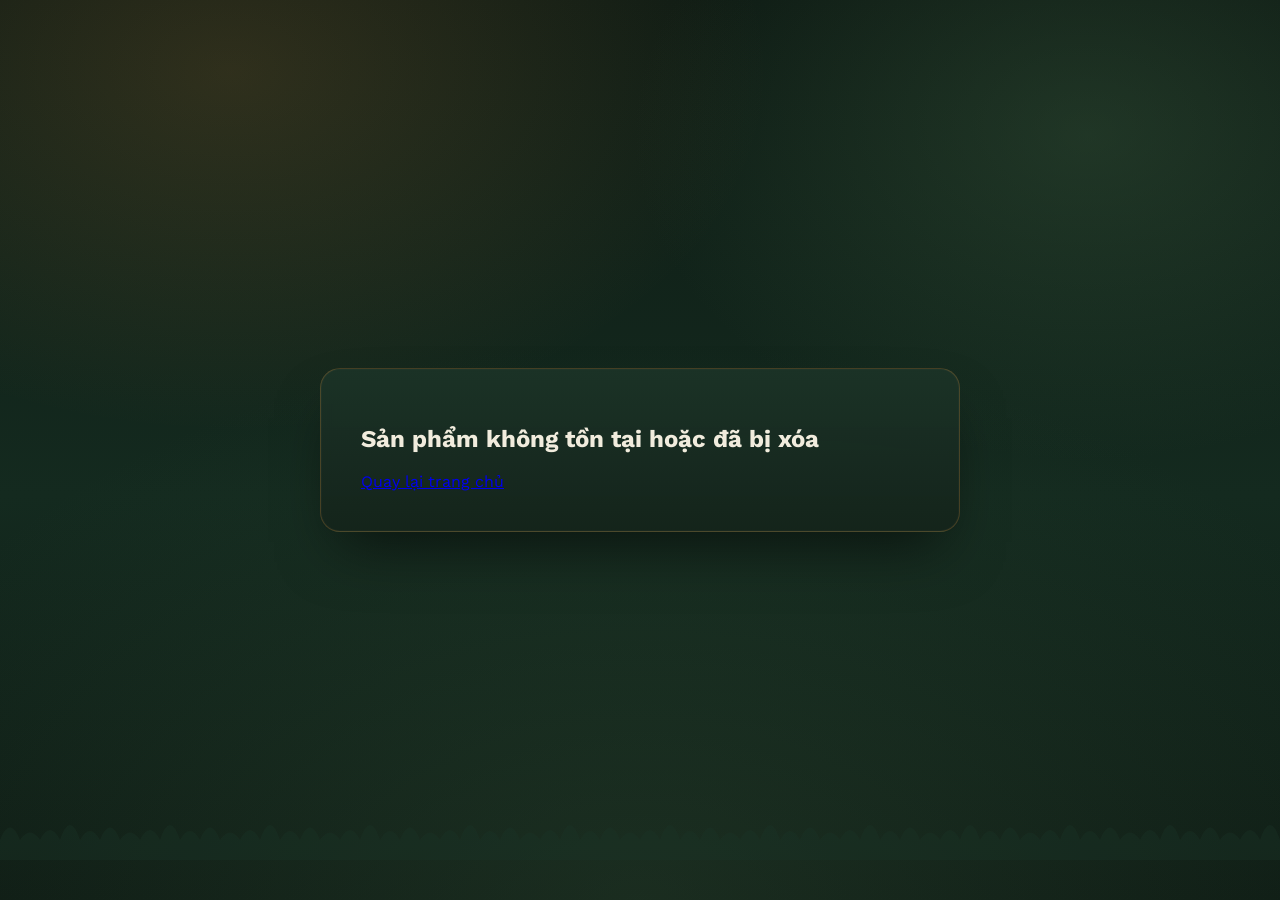
<file: html/chi-tiet.html>
<!DOCTYPE html>
<html lang="vi">
	<head>
		<title>Chi tiết</title>
		<meta charset ="utf-8">
		<link rel ="stylesheet" href ="../css/style03.css">
		<script src = "../js/script.js"></script>
	</head>
	<body>
		<div class="container" id ="container">
			
			<img src = "../assets/ho.jpg" alt = "ảnh" id ="image">
			<h1 id="name"></h1>
        	<h2 id="tenkh"></h2>
        	
			<div id="info-details"></div>
           
        	<a href="../html/san-pham.html" class="back-btn"><button>← Quay lại</button></a>
		</div>

		<script>
			// Lấy ID từ URL
			const urlParams = new URLSearchParams(window.location.search);
			const productId = urlParams.get("masp");
			
			// Tìm sản phẩm trong mảng dựa vào ID vừa lấy
			const foundProduct = products.find(obj => obj.id === productId);

			// Hiển thị dữ liệu ra giao diện
			if (foundProduct) {
				// Các thông tin chung ở trên cùng
				document.getElementById("name").innerText = foundProduct.name;
				document.getElementById("tenkh").innerText = foundProduct.tenkh;
				document.getElementById("image").src = foundProduct.image;
				
				// Nơi sẽ chèn các dòng thông tin vào
				const infoDetails = document.getElementById("info-details");
				let htmlContent = "";

				// KIỂM TRA: Nếu là ĐỘNG VẬT (có tập tính 'tt' hoặc thức ăn 'ta')
				if (foundProduct.tt || foundProduct.ta) {
					// Sinh ra đúng 5 dòng cho Động vật (gồm Đặc điểm + 4 thuộc tính riêng)
					htmlContent = `
						<p><strong>Đặc điểm:</strong> ${foundProduct.description || "Chưa cập nhật"}</p>
						<p><strong>Tập tính:</strong> ${foundProduct.tt || "Chưa cập nhật"}</p>
						<p><strong>Môi trường sống:</strong> ${foundProduct.mt || "Chưa cập nhật"}</p>
						<p><strong>Thức ăn:</strong> ${foundProduct.ta || "Chưa cập nhật"}</p>
						<p><strong>Tình trạng bảo tồn:</strong> ${foundProduct.bt || "Chưa cập nhật"}</p>
					`;
				} 
				// NGƯỢC LẠI: Nếu là THỰC VẬT
				else {
					// Sinh ra đúng 4 dòng cho Thực vật (gồm Đặc điểm + 3 thuộc tính riêng)
					htmlContent = `
						<p><strong>Đặc điểm:</strong> ${foundProduct.description || "Chưa cập nhật"}</p>
						<p><strong>Đặc tính sinh trưởng:</strong> ${foundProduct.dt || "Chưa cập nhật"}</p>
						<p><strong>Môi trường sống:</strong> ${foundProduct.mts || "Chưa cập nhật"}</p>
						<p><strong>Vai trò:</strong> ${foundProduct.vt || "Chưa cập nhật"}</p>
					`;
				}

				// Đổ toàn bộ nội dung đã tính toán vào trong thẻ div
				infoDetails.innerHTML = htmlContent;
	
			} else {
				document.getElementById("container").innerHTML = `<h2> Sản phẩm không tồn tại hoặc đã bị xóa</h2><a href = "../index.html">Quay lại trang chủ</a>`;
			}
		</script>
	</body>
</html>
</file>
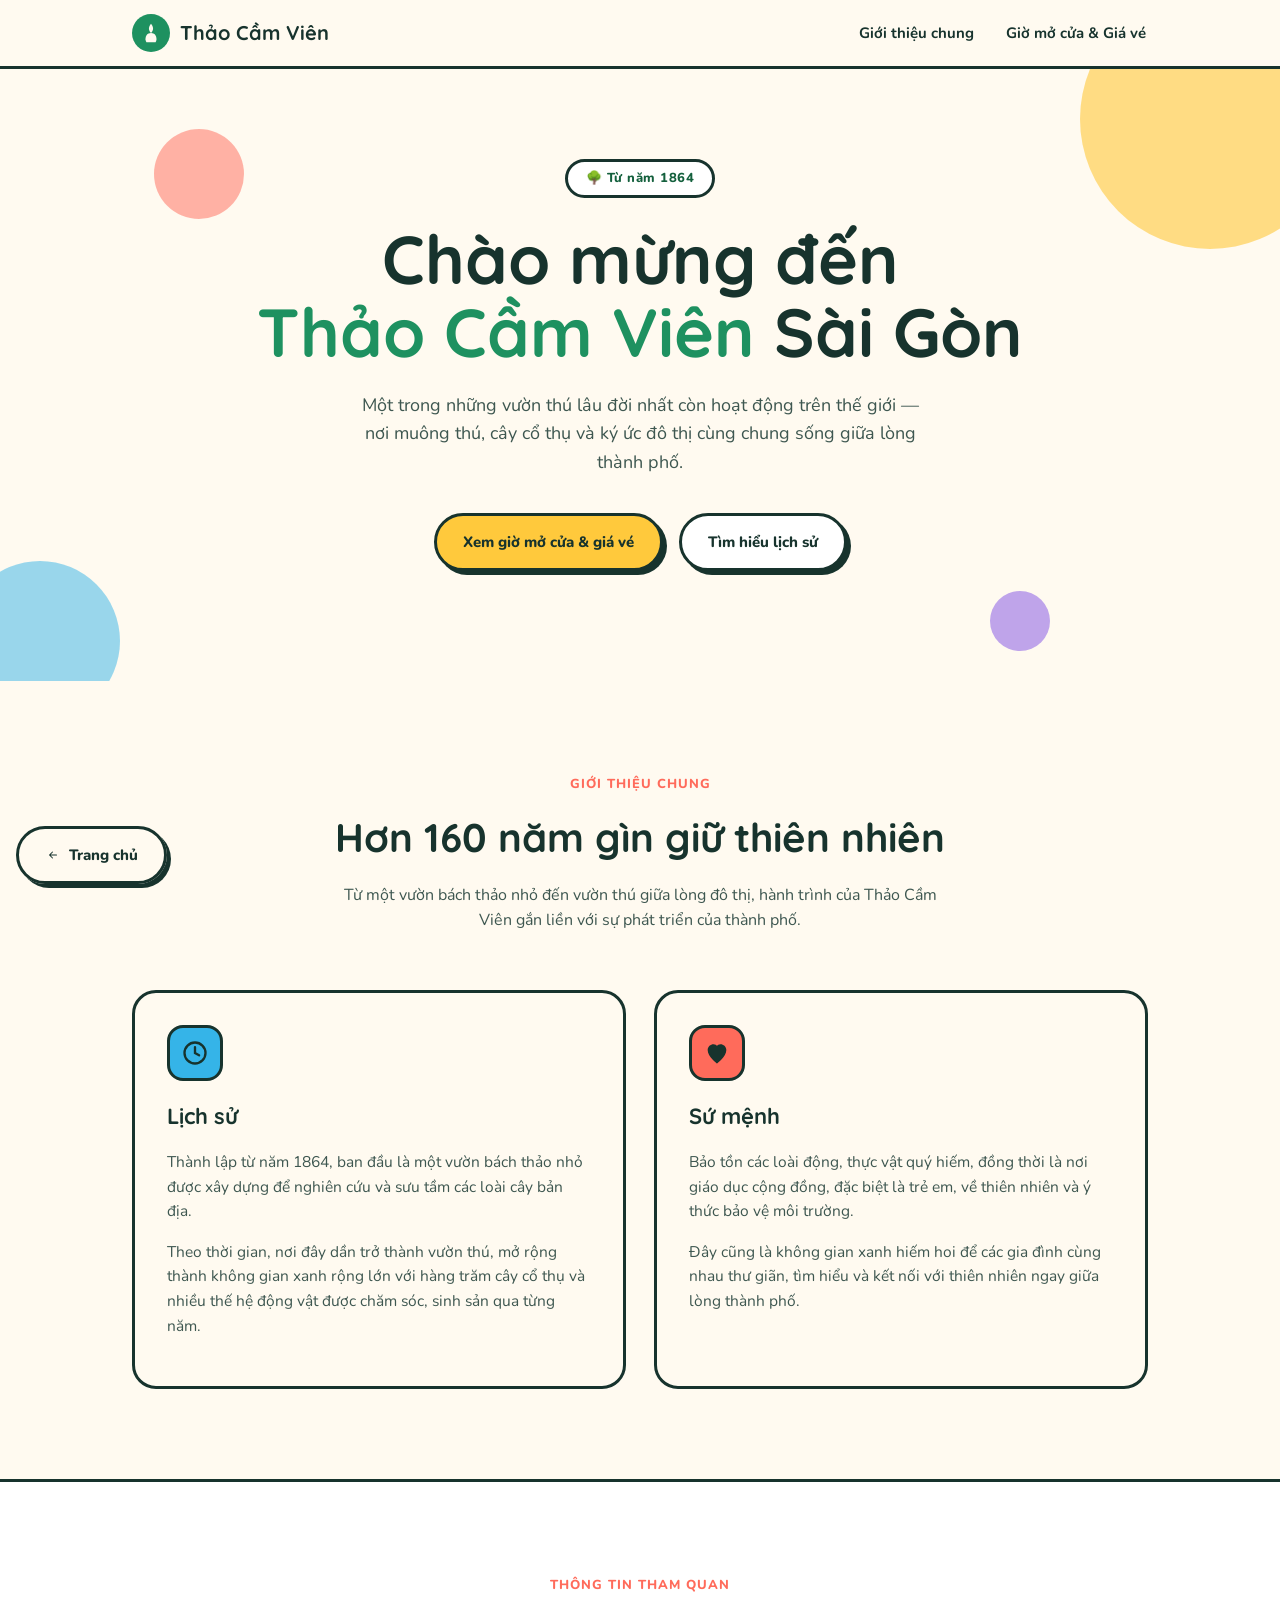
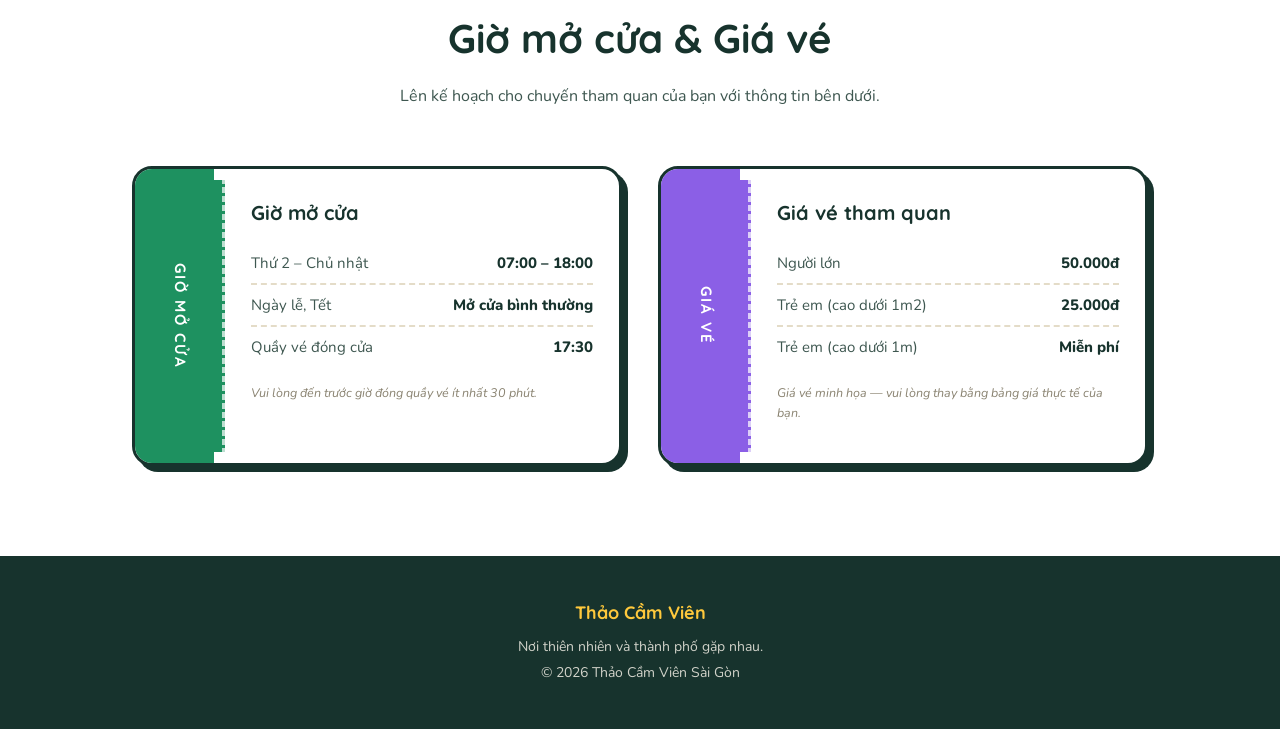
<file: html/gioi-thieu.html>
<!DOCTYPE html>
<html lang="vi">
<head>
<meta charset="UTF-8">
<meta name="viewport" content="width=device-width, initial-scale=1.0">
<title>Thảo Cầm Viên Sài Gòn</title>
<link rel="preconnect" href="https://fonts.googleapis.com">
<link rel="preconnect" href="https://fonts.gstatic.com" crossorigin>
<link href="https://fonts.googleapis.com/css2?family=Quicksand:wght@500;600;700&family=Nunito:wght@400;600;700;800&display=swap" rel="stylesheet">
<link rel = "stylesheet" href = "../css/style04.css">
</head>
<body>

   

<nav>
    <div class="wrap">
        <div class="logo">
            <span class="logo-mark">
                <svg viewBox="0 0 24 24" fill="none" xmlns="http://www.w3.org/2000/svg">
                    <path d="M12 2C9 6 9 9 12 12C15 9 15 6 12 2Z" fill="#FFFAF0"/>
                    <path d="M12 12C8 12 6 15 6 19C6 20 6.5 21 7 22H17C17.5 21 18 20 18 19C18 15 16 12 12 12Z" fill="#FFFAF0"/>
                </svg>
            </span>
            Thảo Cầm Viên
        </div>
        <div class="nav-links">
            <a href="#gioi-thieu">Giới thiệu chung </a>
            <a href="#ve-tham-quan">Giờ mở cửa & Giá vé</a>
        </div>
    </div>
</nav>

 

<section class="hero">
    <span class="blob b1"></span>
    <span class="blob b2"></span>
    <span class="blob b3"></span>
    <span class="blob b4"></span>
    <div class="wrap hero-content">
        <span class="eyebrow">🌳 Từ năm 1864</span>
        <h1>Chào mừng đến <span>Thảo Cầm Viên</span> Sài Gòn</h1>
        <p class="hero-sub">Một trong những vườn thú lâu đời nhất còn hoạt động trên thế giới — nơi muông thú, cây cổ thụ và ký ức đô thị cùng chung sống giữa lòng thành phố.</p>
        <div class="cta-row">
            <a href="#ve-tham-quan" class="btn btn-primary">Xem giờ mở cửa & giá vé</a>
            <a href="#gioi-thieu" class="btn btn-secondary">Tìm hiểu lịch sử</a>
        </div>
    </div>
</section>

<section class="section" id="gioi-thieu">
    <div class="wrap">
        <div class="section-head">
            <span class="section-tag">Giới thiệu chung</span>
            <h2>Hơn 160 năm gìn giữ thiên nhiên</h2>
            <p>Từ một vườn bách thảo nhỏ đến vườn thú giữa lòng đô thị, hành trình của Thảo Cầm Viên gắn liền với sự phát triển của thành phố.</p>
        </div>
        <div class="about-grid">
            <div class="about-card history">
                <span class="icon-badge">
                    <svg viewBox="0 0 24 24" fill="none" xmlns="http://www.w3.org/2000/svg">
                        <circle cx="12" cy="12" r="9" stroke="#17332D" stroke-width="2"/>
                        <path d="M12 7V12L15.5 14" stroke="#17332D" stroke-width="2" stroke-linecap="round"/>
                    </svg>
                </span>
                <h3>Lịch sử</h3>
                <p>Thành lập từ năm 1864, ban đầu là một vườn bách thảo nhỏ được xây dựng để nghiên cứu và sưu tầm các loài cây bản địa.</p>
                <p>Theo thời gian, nơi đây dần trở thành vườn thú, mở rộng thành không gian xanh rộng lớn với hàng trăm cây cổ thụ và nhiều thế hệ động vật được chăm sóc, sinh sản qua từng năm.</p>
            </div>
            <div class="about-card mission">
                <span class="icon-badge">
                    <svg viewBox="0 0 24 24" fill="none" xmlns="http://www.w3.org/2000/svg">
                        <path d="M12 21C12 21 4 15.5 4 9.5C4 6.5 6.5 4.5 9 4.5C10.5 4.5 11.5 5.2 12 6C12.5 5.2 13.5 4.5 15 4.5C17.5 4.5 20 6.5 20 9.5C20 15.5 12 21 12 21Z" fill="#17332D"/>
                    </svg>
                </span>
                <h3>Sứ mệnh</h3>
                <p>Bảo tồn các loài động, thực vật quý hiếm, đồng thời là nơi giáo dục cộng đồng, đặc biệt là trẻ em, về thiên nhiên và ý thức bảo vệ môi trường.</p>
                <p>Đây cũng là không gian xanh hiếm hoi để các gia đình cùng nhau thư giãn, tìm hiểu và kết nối với thiên nhiên ngay giữa lòng thành phố.</p>
            </div>
        </div>
    </div>
</section>

<section class="section section-alt" id="ve-tham-quan">
    <div class="wrap">
        <div class="section-head">
            <span class="section-tag">Thông tin tham quan</span>
            <h2>Giờ mở cửa & Giá vé</h2>
            <p>Lên kế hoạch cho chuyến tham quan của bạn với thông tin bên dưới.</p>
        </div>
        <div class="ticket-grid">
            <div class="ticket">
                <div class="ticket-stub hours">GIỜ MỞ CỬA</div>
                <div class="ticket-body">
                    <h3>Giờ mở cửa</h3>
                    <div class="ticket-row"><span class="label">Thứ 2 – Chủ nhật</span><span class="value">07:00 – 18:00</span></div>
                    <div class="ticket-row"><span class="label">Ngày lễ, Tết</span><span class="value">Mở cửa bình thường</span></div>
                    <div class="ticket-row"><span class="label">Quầy vé đóng cửa</span><span class="value">17:30</span></div>
                    <p class="ticket-note">Vui lòng đến trước giờ đóng quầy vé ít nhất 30 phút.</p>
                </div>
            </div>
            <div class="ticket">
                <div class="ticket-stub price">GIÁ VÉ</div>
                <div class="ticket-body">
                    <h3>Giá vé tham quan</h3>
                    <div class="ticket-row"><span class="label">Người lớn</span><span class="value">50.000đ</span></div>
                    <div class="ticket-row"><span class="label">Trẻ em (cao dưới 1m2)</span><span class="value">25.000đ</span></div>
                    <div class="ticket-row"><span class="label">Trẻ em (cao dưới 1m)</span><span class="value">Miễn phí</span></div>
                    <p class="ticket-note">Giá vé minh họa — vui lòng thay bằng bảng giá thực tế của bạn.</p>
                </div>
            </div>
        </div>
    </div>
</section>

<footer>
    <div class="wrap">
        <div class="foot-logo">Thảo Cầm Viên</div>
        <p>Nơi thiên nhiên và thành phố gặp nhau.</p>
        <p>© 2026 Thảo Cầm Viên Sài Gòn</p>
    </div>
</footer>

<script>
    const revealEls = document.querySelectorAll('.about-card, .ticket');
    const observer = new IntersectionObserver((entries) => {
        entries.forEach(entry => {
            if (entry.isIntersecting) {
                entry.target.classList.add('visible');
                observer.unobserve(entry.target);
            }
        });
    }, { threshold: 0.15 });
    revealEls.forEach(el => observer.observe(el));
</script>
<div class="k">
                <a href="../index.html" class="btn btn-outline-secondary">
                    <svg xmlns="http://www.w3.org/2000/svg" width="16" height="16" fill="currentColor" class="bi bi-arrow-left-short align-middle" viewBox="0 0 16 16">
                        <path fill-rule="evenodd" d="M12 8a.5.5 0 0 1-.5.5H5.707l2.147 2.146a.5.5 0 0 1-.708.708l-3-3a.5.5 0 0 1 0-.708l3-3a.5.5 0 1 1 .708.708L5.707 7.5H11.5a.5.5 0 0 1 .5.5"/>
                    </svg>
                    <span class="align-middle">Trang chủ</span>
                </a>
            </div>


</body>
</html>
</file>
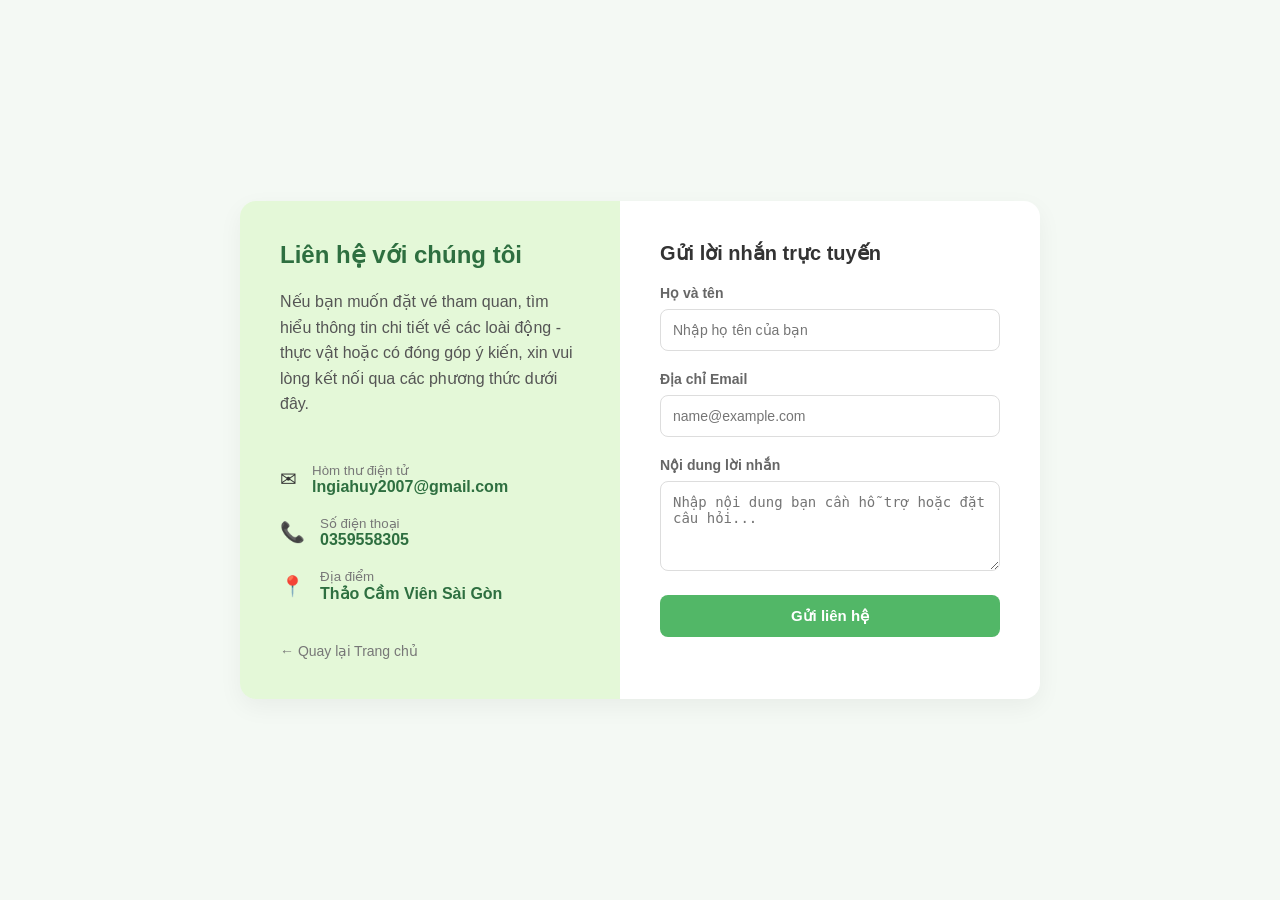
<file: html/lien-he.html>
<!DOCTYPE html>
<html lang="vi">
	<head>
		<title>Liên hệ - Thảo Cầm Viên</title>
		<meta charset ="utf-8">
		<meta name="viewport" content="width=device-width, initial-scale=1.0">
		<link rel = "stylesheet" href = "../css/style05.css">
	</head>
	<body>

		<div class="contact-container">
			<div class="contact-info">
				<div>
					<h2>Liên hệ với chúng tôi</h2>
					<p>Nếu bạn muốn đặt vé tham quan, tìm hiểu thông tin chi tiết về các loài động - thực vật hoặc có đóng góp ý kiến, xin vui lòng kết nối qua các phương thức dưới đây.</p>
				</div>

				<div class="info-links">
					<div class="info-item">
						<span class="icon">✉</span>
						<div>
							<small style="display:block; color:#777;">Hòm thư điện tử</small>
							<a href="mailto:lngiahuy2007@gmail.com">lngiahuy2007@gmail.com</a>
						</div>
					</div>
					
					<div class="info-item">
						<span class="icon">📞</span>
						<div>
							<small style="display:block; color:#777;">Số điện thoại</small>
							<a href="tel:0123456789">0359558305</a> </div>
					</div>

					<div class="info-item">
						<span class="icon">📍</span>
						<div>
							<small style="display:block; color:#777;">Địa điểm</small>
							<span style="font-weight: 600; color: #2e6f40;">Thảo Cầm Viên Sài Gòn</span>
						</div>
					</div>
				</div>
				
				<a href="../index.html" class="back-home">← Quay lại Trang chủ</a>
			</div>

			<div class="contact-form-box">
				<h3>Gửi lời nhắn trực tuyến</h3>
				<form action="#" method="POST" onsubmit="alert('Cảm ơn bạn đã gửi liên hệ! Chúng tôi sẽ phản hồi sớm nhất.'); return false;">
					<div class="form-group">
						<label for="username">Họ và tên</label>
						<input type="text" id="username" placeholder="Nhập họ tên của bạn" required>
					</div>

					<div class="form-group">
						<label for="email">Địa chỉ Email</label>
						<input type="email" id="email" placeholder="name@example.com" required>
					</div>

					<div class="form-group">
						<label for="message">Nội dung lời nhắn</label>
						<textarea id="message" rows="4" placeholder="Nhập nội dung bạn cần hỗ trợ hoặc đặt câu hỏi..." required></textarea>
					</div>

					<button type="submit" class="submit-btn">Gửi liên hệ</button>
				</form>
			</div>
		</div>

	</body>
</html>
</file>
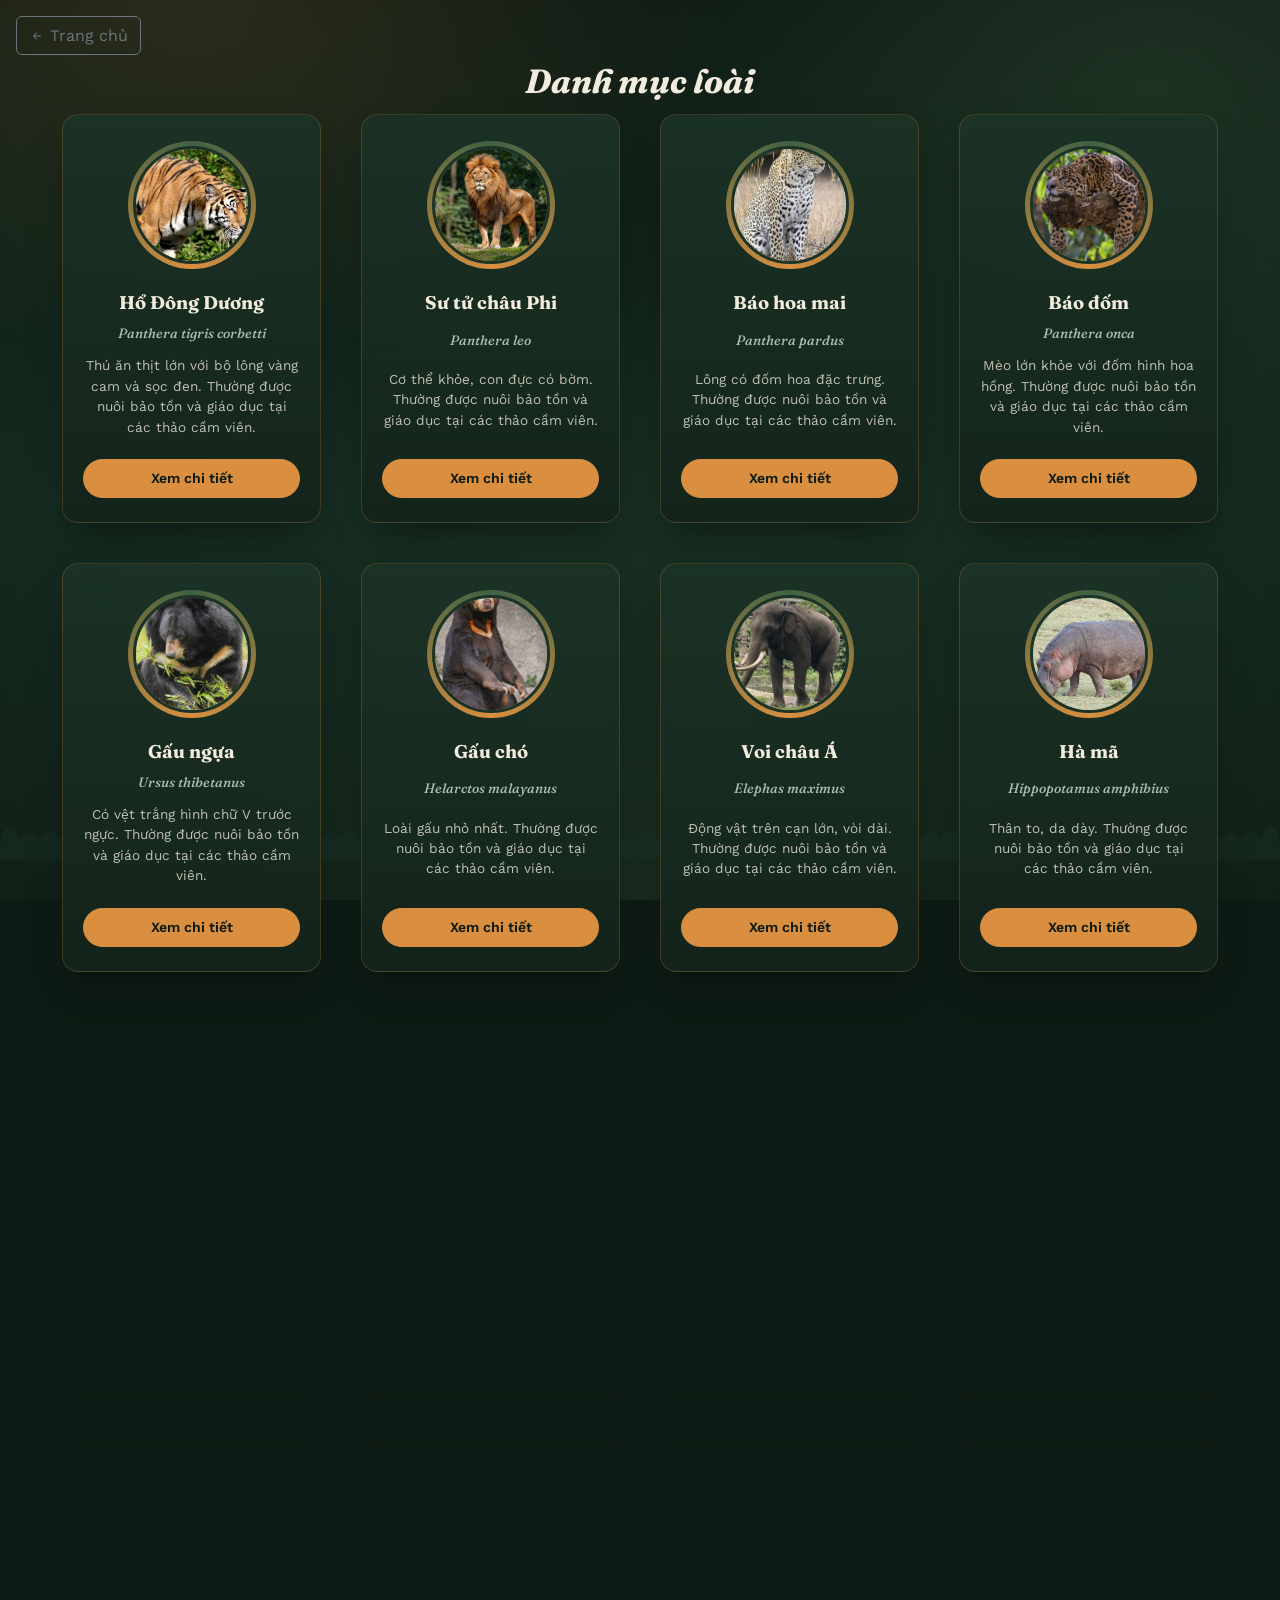
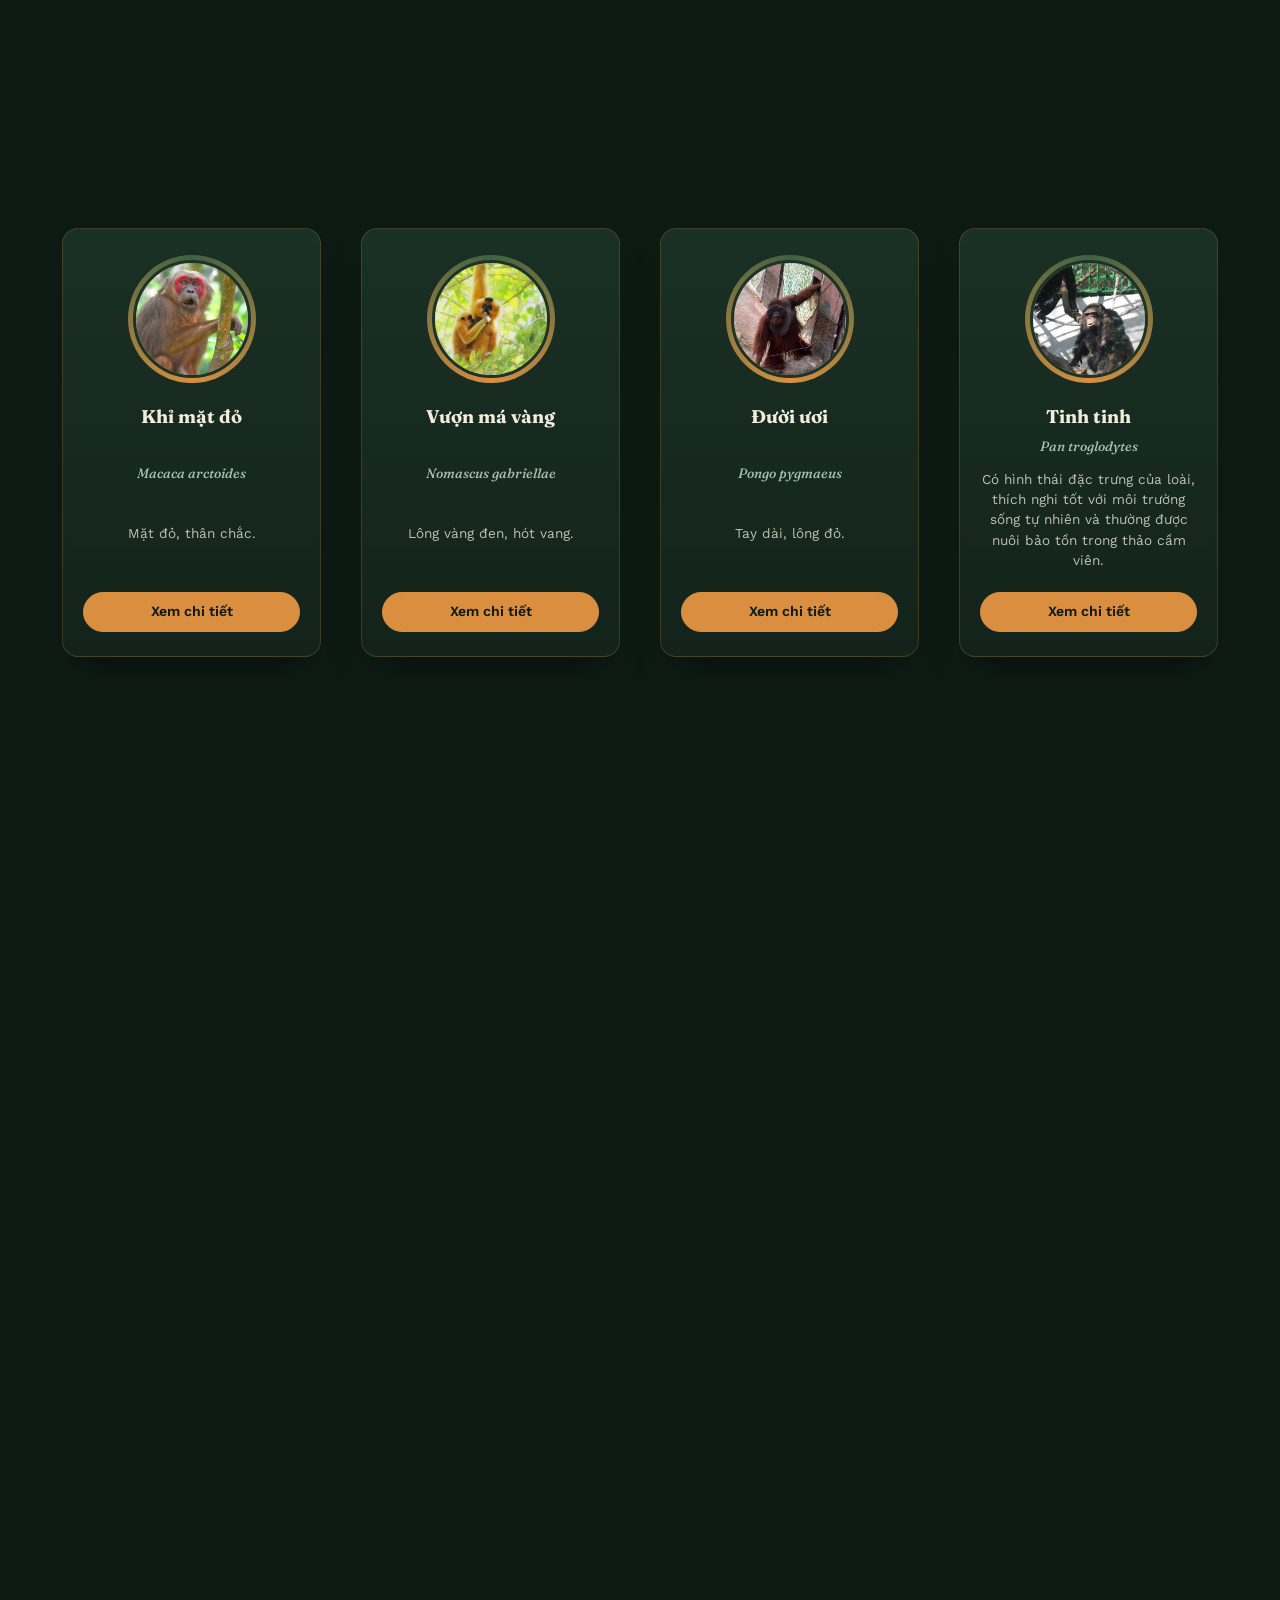
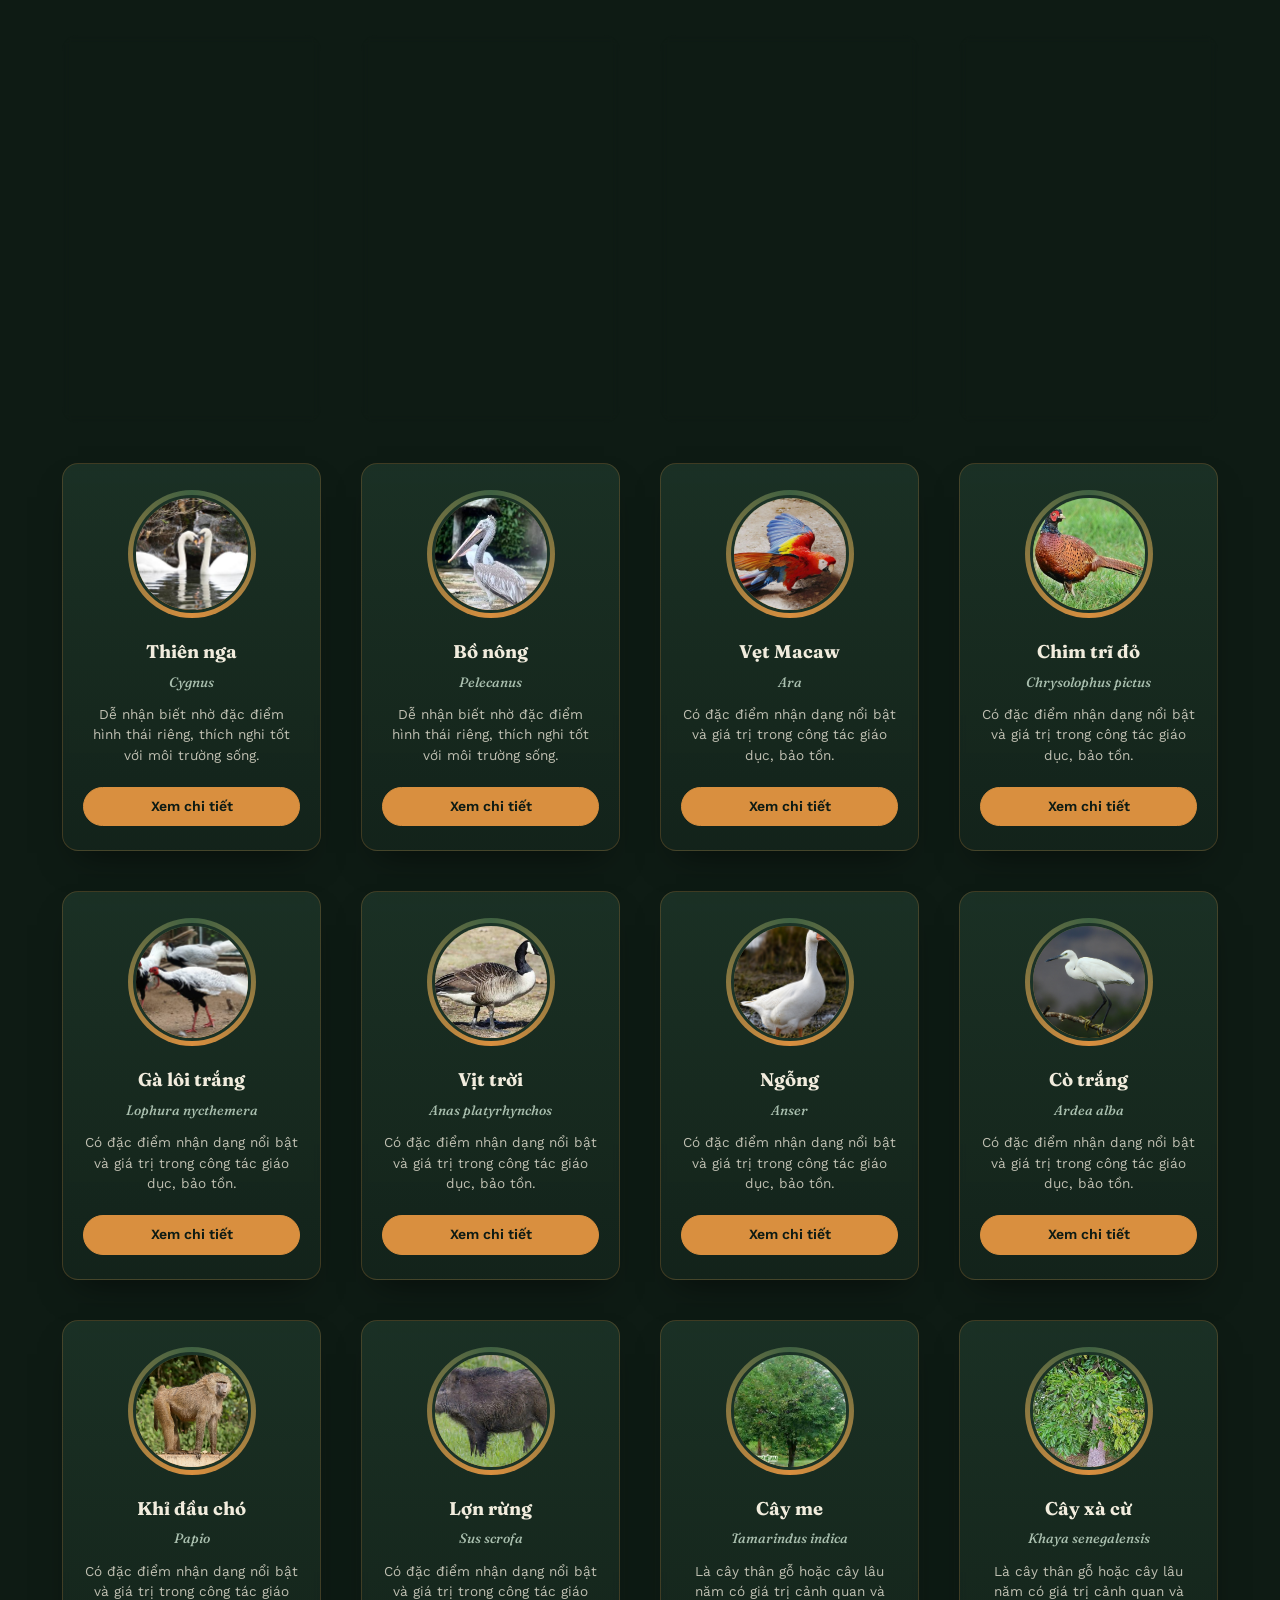
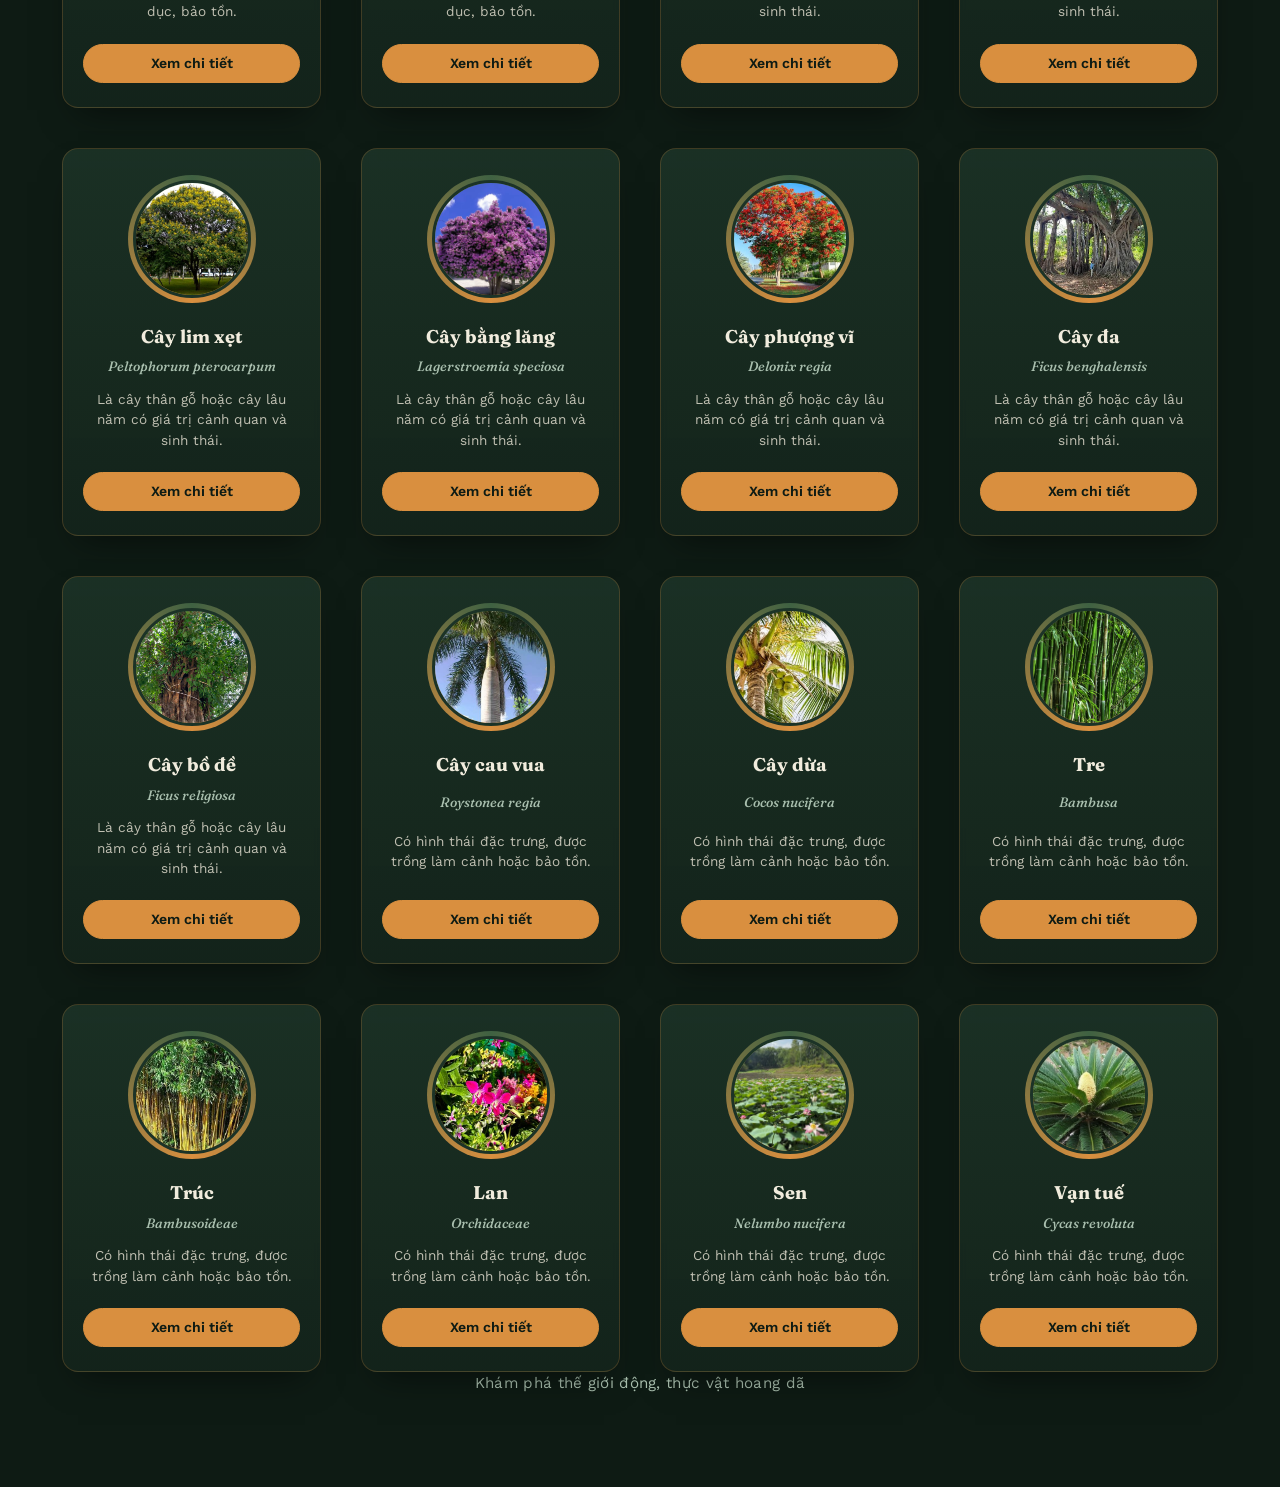
<file: html/san-pham.html>
<!DOCTYPE html>
<html lang="vi">
	<head>
		<title>Danh mục</title>
		<meta charset ="utf-8">

         <link href="https://cdn.jsdelivr.net/npm/bootstrap@5.3.8/dist/css/bootstrap.min.css" rel="stylesheet">

        <!-- Latest compiled JavaScript -->
        <script src="https://cdn.jsdelivr.net/npm/bootstrap@5.3.8/dist/js/bootstrap.bundle.min.js"></script>
		<script src="../js/script.js"> </script>
		<link rel = "stylesheet" href = "../css/style02.css">
	</head>
	<body>

        <div class="k">
                <a href="../index.html" class="btn btn-outline-secondary">
                    <svg xmlns="http://www.w3.org/2000/svg" width="16" height="16" fill="currentColor" class="bi bi-arrow-left-short align-middle" viewBox="0 0 16 16">
                        <path fill-rule="evenodd" d="M12 8a.5.5 0 0 1-.5.5H5.707l2.147 2.146a.5.5 0 0 1-.708.708l-3-3a.5.5 0 0 1 0-.708l3-3a.5.5 0 1 1 .708.708L5.707 7.5H11.5a.5.5 0 0 1 .5.5"/>
                    </svg>
                    <span class="align-middle">Trang chủ</span>
                </a>
            </div>
		<div class="container">
            <div id = "products-list">

            </div>
			
		</div>
        <script>
           loadAllProducts(products);
        </script>
        

	</body>
</html>
</file>
<file: css/style03.css>
/* ============================================================
   THẾ GIỚI HOANG DÃ — trang chi tiết loài
   Bảng màu: rừng đêm + ánh hổ phách xuyên tán lá
   Font: Fraunces (tiêu đề, hữu cơ) + Work Sans (nội dung)
   ============================================================ */

@import url('https://fonts.googleapis.com/css2?family=Fraunces:ital,wght@0,500;0,600;0,700;1,500&family=Work+Sans:wght@400;500;600;700&display=swap');

:root {
  --pine-950: #0e1b14;   /* nền tối nhất, rừng lúc chạng vạng */
  --pine-800: #1c3327;   /* nền thẻ */
  --moss-600: #3f6142;   /* viền, điểm nhấn phụ */
  --amber-500: #d98f3f;  /* điểm nhấn chính — mắt thú, hoàng hôn */
  --sand-100: #f1ecdd;   /* chữ chính trên nền tối */
  --sage-300: #a9bfae;   /* chữ phụ, tên khoa học */
}

* { box-sizing: border-box; }

html, body {
  margin: 0;
  min-height: 100vh;
  font-family: 'Work Sans', sans-serif;
  color: var(--sand-100);
}

/* Nền tổng thể: ánh sáng hoàng hôn xuyên qua tán rừng + vệt cỏ mờ phía dưới */
body {
  background-color: var(--pine-950);
  background-image:
    radial-gradient(ellipse 900px 600px at 18% 8%, rgba(217, 143, 63, 0.16), transparent 60%),
    radial-gradient(ellipse 700px 500px at 85% 15%, rgba(63, 97, 66, 0.35), transparent 65%),
    radial-gradient(ellipse 1200px 800px at 50% 100%, rgba(63, 97, 66, 0.25), transparent 70%),
    linear-gradient(180deg, #0e1b14 0%, #142a1f 55%, #0e1b14 100%);
  background-attachment: fixed;
  display: flex;
  align-items: center;
  justify-content: center;
  padding: 48px 20px;
  position: relative;
  overflow-x: hidden;
}

/* Lớp "cỏ/lá" mờ ở đáy màn hình — chi tiết chữ ký của thiết kế */
body::after {
  content: "";
  position: fixed;
  left: 0; right: 0; bottom: 0;
  height: 140px;
  pointer-events: none;
  background-image: url("data:image/svg+xml,%3Csvg xmlns='http://www.w3.org/2000/svg' viewBox='0 0 400 60'%3E%3Cpath d='M0 60 L0 40 Q10 20 20 40 Q30 10 40 40 Q50 22 60 40 Q70 15 80 40 Q90 25 100 40 L100 60 Z' fill='%231c3327' opacity='0.55'/%3E%3Cpath d='M100 60 L100 40 Q110 20 120 40 Q130 10 140 40 Q150 22 160 40 Q170 15 180 40 Q190 25 200 40 L200 60 Z' fill='%231c3327' opacity='0.55'/%3E%3Cpath d='M200 60 L200 40 Q210 20 220 40 Q230 10 240 40 Q250 22 260 40 Q270 15 280 40 Q290 25 300 40 L300 60 Z' fill='%231c3327' opacity='0.55'/%3E%3Cpath d='M300 60 L300 40 Q310 20 320 40 Q330 10 340 40 Q350 22 360 40 Q370 15 380 40 Q390 25 400 40 L400 60 Z' fill='%231c3327' opacity='0.55'/%3E%3C/svg%3E");
  background-repeat: repeat-x;
  background-size: 400px 140px;
  background-position: bottom;
  opacity: 0.7;
}

/* Thẻ nội dung chính */
.container {
  position: relative;
  z-index: 1;
  width: 100%;
  max-width: 640px;
  background: linear-gradient(180deg, rgba(28, 51, 39, 0.92), rgba(20, 36, 27, 0.95));
  border: 1px solid rgba(217, 143, 63, 0.25);
  border-radius: 20px;
  padding: 36px 40px 40px;
  box-shadow:
    0 30px 60px -20px rgba(0, 0, 0, 0.6),
    0 0 0 1px rgba(255, 255, 255, 0.02) inset;
  backdrop-filter: blur(6px);
}

/* Ảnh loài vật — khung hổ phách nhẹ, bo góc hữu cơ */
#image {
  display: block;
  width: 100%;
  max-height: 320px;
  object-fit: cover;
  border-radius: 14px;
  border: 2px solid var(--amber-500);
  box-shadow: 0 12px 30px -10px rgba(0, 0, 0, 0.55);
  margin-bottom: 24px;
}

/* Tên loài */
#name {
  font-family: 'Fraunces', serif;
  font-weight: 700;
  font-size: 2rem;
  line-height: 1.15;
  margin: 0 0 4px;
  color: var(--sand-100);
  letter-spacing: -0.01em;
}

/* Tên khoa học */
#tenkh {
  font-family: 'Fraunces', serif;
  font-style: italic;
  font-weight: 500;
  font-size: 1.05rem;
  color: var(--sage-300);
  margin: 0 0 20px;
  padding-bottom: 16px;
  border-bottom: 1px dashed rgba(169, 191, 174, 0.35);
}

/* Mô tả ngắn */
#description {
  font-size: 1.02rem;
  line-height: 1.65;
  color: var(--sand-100);
  margin: 0 0 22px;
}

/* Các đoạn thông tin chi tiết */
#tt, #mt, #ta, #bt, #description, #dt, #mts, #vt {
  font-size: 0.95rem;
  line-height: 1.6;
  color: rgba(241, 236, 221, 0.88);
  background: rgba(0, 0, 0, 0.18);
  border-left: 3px solid var(--moss-600);
  border-radius: 8px;
  padding: 12px 16px;
  margin: 0 0 12px;
}

#tt  { border-left-color: var(--amber-500); }
#bt  { border-left-color: #b5563f; } /* tình trạng bảo tồn — sắc cảnh báo trầm */

/* Nút quay lại */
.back-btn {
  text-decoration: none;
  display: inline-block;
  margin-top: 20px;
}

.back-btn button {
  font-family: 'Work Sans', sans-serif;
  font-weight: 600;
  font-size: 0.95rem;
  color: var(--pine-950);
  background: var(--amber-500);
  border: none;
  border-radius: 999px;
  padding: 11px 24px;
  cursor: pointer;
  transition: transform 0.15s ease, background 0.15s ease;
}

.back-btn button:hover {
  background: #e6a558;
  transform: translateY(-1px);
}

.back-btn button:focus-visible {
  outline: 3px solid var(--sage-300);
  outline-offset: 2px;
}

/* Responsive */
@media (max-width: 520px) {
  .container { padding: 26px 22px 30px; border-radius: 16px; }
  #name { font-size: 1.6rem; }
  #image { max-height: 220px; }
}
</file>
<file: css/style04.css>
:root {
        --sun: #FFC93C;
        --leaf: #1E9160;
        --leaf-dark: #14603D;
        --sky: #35B4E8;
        --coral: #FF6B5B;
        --grape: #8B5FE6;
        --ink: #17332D;
        --cream: #FFFAF0;
        --paper: #FFFFFF;
        --font-display: 'Quicksand', sans-serif;
        --font-body: 'Nunito', sans-serif;
    }

    * { box-sizing: border-box; }

    html { scroll-behavior: smooth; }

    body {
        margin: 0;
        font-family: var(--font-body);
        background: var(--cream);
        color: var(--ink);
        line-height: 1.6;
    }

    h1, h2, h3 { font-family: var(--font-display); margin: 0; }

    a { text-decoration: none; color: inherit; }

    .wrap {
        max-width: 1080px;
        margin: 0 auto;
        padding: 0 32px;
    }

    /* ---------- NAV ---------- */
    nav {
        position: sticky;
        top: 0;
        z-index: 50;
        background: rgba(255, 250, 240, 0.9);
        backdrop-filter: blur(8px);
        border-bottom: 3px solid var(--ink);
    }

    nav .wrap {
        display: flex;
        align-items: center;
        justify-content: space-between;
        padding-top: 14px;
        padding-bottom: 14px;
    }

    .logo {
        display: flex;
        align-items: center;
        gap: 10px;
        font-family: var(--font-display);
        font-weight: 700;
        font-size: 20px;
    }

    .logo-mark {
        width: 38px;
        height: 38px;
        border-radius: 50%;
        background: var(--leaf);
        display: flex;
        align-items: center;
        justify-content: center;
        flex-shrink: 0;
    }

    .logo-mark svg { width: 22px; height: 22px; }

    .nav-links {
        display: flex;
        gap: 28px;
        font-weight: 700;
        font-size: 15px;
    }

    .nav-links a {
        position: relative;
        padding: 6px 2px;
    }

    .nav-links a::after {
        content: "";
        position: absolute;
        left: 0; bottom: -2px;
        width: 100%; height: 3px;
        background: var(--coral);
        border-radius: 3px;
        transform: scaleX(0);
        transform-origin: left;
        transition: transform 0.25s ease;
    }

    .nav-links a:hover::after { transform: scaleX(1); }

    @media (max-width: 640px) {
        .nav-links { display: none; }
    }

    /* ---------- HERO ---------- */
    .hero {
        position: relative;
        overflow: hidden;
        padding: 90px 0 110px;
    }

    .blob {
        position: absolute;
        border-radius: 50%;
        opacity: 0.85;
        filter: blur(0px);
    }

    .blob.b1 { width: 260px; height: 260px; background: var(--sun); top: -80px; right: -60px; opacity: 0.6; }
    .blob.b2 { width: 160px; height: 160px; background: var(--sky); bottom: -40px; left: -40px; opacity: 0.5; }
    .blob.b3 { width: 90px; height: 90px; background: var(--coral); top: 60px; left: 12%; opacity: 0.5; }
    .blob.b4 { width: 60px; height: 60px; background: var(--grape); bottom: 30px; right: 18%; opacity: 0.55; }

    .hero-content {
        position: relative;
        z-index: 2;
        text-align: center;
    }

    .eyebrow {
        display: inline-flex;
        align-items: center;
        gap: 8px;
        background: var(--paper);
        border: 3px solid var(--ink);
        border-radius: 999px;
        padding: 6px 18px;
        font-weight: 800;
        font-size: 13px;
        letter-spacing: 0.5px;
        color: var(--leaf-dark);
        margin-bottom: 24px;
    }

    .hero h1 {
        font-size: clamp(38px, 6vw, 68px);
        font-weight: 700;
        line-height: 1.08;
        color: var(--ink);
    }

    .hero h1 span {
        color: var(--leaf);
        position: relative;
        white-space: nowrap;
    }

    .hero-sub {
        max-width: 560px;
        margin: 22px auto 36px;
        font-size: 18px;
        color: #3E5750;
    }

    .cta-row {
        display: flex;
        gap: 16px;
        justify-content: center;
        flex-wrap: wrap;
    }

    .btn {
        display: inline-flex;
        align-items: center;
        gap: 8px;
        font-family: var(--font-body);
        font-weight: 800;
        font-size: 15px;
        padding: 14px 26px;
        border-radius: 999px;
        border: 3px solid var(--ink);
        cursor: pointer;
        transition: transform 0.15s ease, box-shadow 0.15s ease;
        box-shadow: 4px 4px 0 var(--ink);
    }

    .btn:hover { transform: translate(-2px, -2px); box-shadow: 6px 6px 0 var(--ink); }
    .btn:active { transform: translate(1px, 1px); box-shadow: 2px 2px 0 var(--ink); }

    .btn-primary { background: var(--sun); color: var(--ink); }
    .btn-secondary { background: var(--paper); color: var(--ink); }

    /* ---------- SECTION HEADERS ---------- */
    .section { padding: 90px 0; }
    .section-alt { background: var(--paper); border-top: 3px solid var(--ink); border-bottom: 3px solid var(--ink); }

    .section-head {
        text-align: center;
        max-width: 620px;
        margin: 0 auto 56px;
    }

    .section-tag {
        display: inline-block;
        font-weight: 800;
        font-size: 13px;
        color: var(--coral);
        letter-spacing: 1px;
        text-transform: uppercase;
        margin-bottom: 10px;
    }

    .section-head h2 {
        font-size: clamp(28px, 4vw, 40px);
        color: var(--ink);
    }

    .section-head p {
        margin-top: 14px;
        color: #3E5750;
        font-size: 16px;
    }

    /* ---------- GIỚI THIỆU (cards) ---------- */
    .about-grid {
        display: grid;
        grid-template-columns: 1fr 1fr;
        gap: 28px;
    }

    @media (max-width: 780px) {
        .about-grid { grid-template-columns: 1fr; }
    }

    .about-card {
        background: var(--cream);
        border: 3px solid var(--ink);
        border-radius: 24px;
        padding: 32px;
        opacity: 0;
        transform: translateY(24px);
        transition: opacity 0.6s ease, transform 0.6s ease;
    }

    .about-card.visible { opacity: 1; transform: translateY(0); }

    .about-card .icon-badge {
        width: 56px;
        height: 56px;
        border-radius: 16px;
        display: flex;
        align-items: center;
        justify-content: center;
        margin-bottom: 18px;
        border: 3px solid var(--ink);
    }

    .about-card.history .icon-badge { background: var(--sky); }
    .about-card.mission .icon-badge { background: var(--coral); }

    .about-card .icon-badge svg { width: 28px; height: 28px; }

    .about-card h3 {
        font-size: 22px;
        margin-bottom: 12px;
    }

    .about-card p { color: #3E5750; font-size: 15.5px; }
    .about-card p + p { margin-top: 12px; }

    /* ---------- VÉ (ticket stubs) ---------- */
    .ticket-grid {
        display: grid;
        grid-template-columns: 1fr 1fr;
        gap: 36px;
    }

    @media (max-width: 780px) {
        .ticket-grid { grid-template-columns: 1fr; }
    }

    .ticket {
        position: relative;
        display: flex;
        border: 3px solid var(--ink);
        border-radius: 20px;
        background: var(--paper);
        overflow: hidden;
        box-shadow: 6px 6px 0 var(--ink);
        opacity: 0;
        transform: translateY(24px);
        transition: opacity 0.6s ease, transform 0.6s ease;
    }

    .ticket.visible { opacity: 1; transform: translateY(0); }

    .ticket-stub {
        width: 90px;
        flex-shrink: 0;
        display: flex;
        align-items: center;
        justify-content: center;
        color: var(--paper);
        writing-mode: vertical-rl;
        font-family: var(--font-display);
        font-weight: 700;
        font-size: 15px;
        letter-spacing: 2px;
        position: relative;
    }

    .ticket-stub.hours { background: var(--leaf); }
    .ticket-stub.price { background: var(--grape); }

    .ticket-stub::after {
        content: "";
        position: absolute;
        right: 0;
        top: 0;
        bottom: 0;
        width: 0;
        border-right: 3px dashed rgba(255,255,255,0.7);
    }

    /* perforation notches */
    .ticket-stub::before {
        content: "";
        position: absolute;
        right: -11px;
        top: -11px;
        bottom: -11px;
        width: 22px;
        background:
            radial-gradient(circle 11px at 11px 0, transparent 11px, var(--paper) 11.5px) top,
            radial-gradient(circle 11px at 11px 100%, transparent 11px, var(--paper) 11.5px) bottom;
        background-repeat: no-repeat;
        background-size: 100% 22px;
        background-color: transparent;
    }

    .ticket-body {
        padding: 28px 26px;
        flex: 1;
    }

    .ticket-body h3 {
        font-size: 20px;
        margin-bottom: 14px;
    }

    .ticket-row {
        display: flex;
        justify-content: space-between;
        align-items: baseline;
        padding: 8px 0;
        border-bottom: 2px dashed #E4DCC8;
        font-size: 15px;
    }

    .ticket-row:last-of-type { border-bottom: none; }

    .ticket-row .label { color: #3E5750; }
    .ticket-row .value { font-weight: 800; color: var(--ink); }

    .ticket-note {
        margin-top: 16px;
        font-size: 12.5px;
        color: #8A8371;
        font-style: italic;
    }

    /* ---------- FOOTER ---------- */
    footer {
        background: var(--ink);
        color: var(--cream);
        padding: 40px 0;
        text-align: center;
        font-size: 14px;
    }

    footer .foot-logo {
        font-family: var(--font-display);
        font-weight: 700;
        font-size: 18px;
        color: var(--sun);
        margin-bottom: 8px;
    }

    footer p { opacity: 0.8; margin: 4px 0; }
    .k {
    position: fixed;
    bottom: 16px;
    left: 16px;
    z-index: 10;
}
</file>
<file: css/style05.css>
body{
				font-family: 'Segoe UI', Tahoma, Geneva, Verdana, sans-serif;
				background-color: #f4f9f4;
				color: #333;
				margin: 0;
				padding: 40px 20px;
				display: flex;
				justify-content: center;
				align-items: center;
				min-height: 100vh;
				box-sizing: border-box;
			}

			.contact-container {
				background: #ffffff;
				max-width: 800px;
				width: 100%;
				border-radius: 16px;
				box-shadow: 0 8px 24px rgba(0, 0, 0, 0.05);
				overflow: hidden;
				display: flex;
				flex-wrap: wrap;
			}

			/* Khối thông tin bên trái */
			.contact-info {
				flex: 1;
				min-width: 300px;
				background-color: rgba(147, 226, 100, 0.25); /* Đồng bộ màu từ script.js */
				padding: 40px;
				display: flex;
				flex-direction: column;
				justify-content: space-between;
			}

			.contact-info h2 {
				color: #2e6f40;
				margin-top: 0;
				font-size: 24px;
			}

			.contact-info p {
				line-height: 1.6;
				color: #555;
			}

			.info-links {
				margin-top: 30px;
			}

			.info-item {
				display: flex;
				align-items: center;
				margin-bottom: 20px;
			}

			.info-item .icon {
				font-size: 20px;
				margin-right: 15px;
			}

			.info-item a {
				color: #2e6f40;
				text-decoration: none;
				font-weight: 600;
				transition: color 0.2s;
			}

			.info-item a:hover {
				text-decoration: underline;
				color: #1b4726;
			}

			/* Khối Form gửi lời nhắn bên phải */
			.contact-form-box {
				flex: 1.2;
				min-width: 300px;
				padding: 40px;
				box-sizing: border-box;
			}

			.contact-form-box h3 {
				margin-top: 0;
				color: #333;
				font-size: 20px;
				margin-bottom: 20px;
			}

			.form-group {
				margin-bottom: 20px;
			}

			.form-group label {
				display: block;
				margin-bottom: 8px;
				font-size: 14px;
				font-weight: 600;
				color: #666;
			}

			.form-group input, 
			.form-group textarea {
				width: 100%;
				padding: 12px;
				border: 1px solid #ddd;
				border-radius: 8px;
				font-size: 14px;
				box-sizing: border-box;
				outline: none;
				transition: border-color 0.2s;
			}

			.form-group input:focus, 
			.form-group textarea:focus {
				border-color: #52b767;
			}

			.submit-btn {
				background-color: #52b767;
				color: white;
				border: none;
				padding: 12px 24px;
				font-size: 15px;
				font-weight: bold;
				border-radius: 8px;
				cursor: pointer;
				width: 100%;
				transition: background 0.2s;
			}

			.submit-btn:hover {
				background-color: #3d8f4e;
			}

			.back-home {
				display: inline-block;
				margin-top: 20px;
				color: #777;
				text-decoration: none;
				font-size: 14px;
			}

			.back-home:hover {
				color: #333;
			}
</file>
<file: css/style02.css>
/* ============================================================
   THẾ GIỚI HOANG DÃ — trang danh mục loài
   Đồng bộ bảng màu với trang chi tiết (style01.css):
   rừng đêm + ánh hổ phách
   ============================================================
   LƯU Ý: hàm createItem() trong script.js gán style TRỰC TIẾP
   (inline style) cho .item và <img>, ví dụ:
     item.style.backgroundColor = "rgba(147,226,100,0.2)";
     img.setAttribute("style", "width:120px;height:120px;...");
   Inline style luôn thắng CSS thông thường, nên những thuộc tính
   trùng (background-color, border-radius, padding, width, height...)
   ở file này phải dùng !important mới ghi đè được.
   Nếu tiện, bạn nên xoá các dòng item.style.* / img.style.* tương
   ứng trong script.js để không cần !important nữa — nhưng để
   không đụng vào JS của bạn, file CSS này vẫn hoạt động tốt kèm
   !important.
   ============================================================ */

@import url('https://fonts.googleapis.com/css2?family=Fraunces:ital,wght@0,500;0,600;0,700;1,500&family=Work+Sans:wght@400;500;600;700&display=swap');

:root {
  --pine-950: #0e1b14;
  --pine-800: #1c3327;
  --pine-700: #24402f;
  --moss-600: #3f6142;
  --amber-500: #d98f3f;
  --amber-300: #e6a558;
  --sand-100: #f1ecdd;
  --sage-300: #a9bfae;
}

* { box-sizing: border-box; }

html, body {
  margin: 0;
  min-height: 100vh;
  font-family: 'Work Sans', sans-serif;
  color: var(--sand-100);
}

/* Nền tổng thể — giống trang chi tiết để đồng bộ toàn site */
body {
  background-color: var(--pine-950);
  background-image:
    radial-gradient(ellipse 900px 600px at 15% 0%, rgba(217, 143, 63, 0.14), transparent 60%),
    radial-gradient(ellipse 800px 600px at 90% 10%, rgba(63, 97, 66, 0.3), transparent 65%),
    radial-gradient(ellipse 1200px 900px at 50% 100%, rgba(63, 97, 66, 0.22), transparent 70%),
    linear-gradient(180deg, #0e1b14 0%, #142a1f 55%, #0e1b14 100%);
  background-attachment: fixed;
  padding: 56px 20px;
}

/* Dải cỏ mờ ở đáy trang — chi tiết chữ ký, dùng chung với trang chi tiết */
body::after {
  content: "";
  position: fixed;
  left: 0; right: 0; bottom: 0;
  height: 140px;
  pointer-events: none;
  z-index: 0;
  background-image: url("data:image/svg+xml,%3Csvg xmlns='http://www.w3.org/2000/svg' viewBox='0 0 400 60'%3E%3Cpath d='M0 60 L0 40 Q10 20 20 40 Q30 10 40 40 Q50 22 60 40 Q70 15 80 40 Q90 25 100 40 L100 60 Z' fill='%231c3327' opacity='0.55'/%3E%3Cpath d='M100 60 L100 40 Q110 20 120 40 Q130 10 140 40 Q150 22 160 40 Q170 15 180 40 Q190 25 200 40 L200 60 Z' fill='%231c3327' opacity='0.55'/%3E%3Cpath d='M200 60 L200 40 Q210 20 220 40 Q230 10 240 40 Q250 22 260 40 Q270 15 280 40 Q290 25 300 40 L300 60 Z' fill='%231c3327' opacity='0.55'/%3E%3Cpath d='M300 60 L300 40 Q310 20 320 40 Q330 10 340 40 Q350 22 360 40 Q370 15 380 40 Q390 25 400 40 L400 60 Z' fill='%231c3327' opacity='0.55'/%3E%3C/svg%3E");
  background-repeat: repeat-x;
  background-size: 400px 140px;
  background-position: bottom;
  opacity: 0.7;
}

/* Khung chứa danh sách — tiêu đề trang ẩn dụ qua khoảng cách + giới hạn bề rộng */
.container {
  position: relative;
  z-index: 1;
  max-width: 1180px;
  margin: 0 auto;
}

.container::before {
  content: "Danh mục loài";
  display: block;
  font-family: 'Fraunces', serif;
  font-weight: 700;
  font-style: italic;
  font-size: 2.1rem;
  color: var(--sand-100);
  text-align: center;
  margin-bottom: 8px;
}

.container::after {
  content: "Khám phá thế giới động, thực vật hoang dã";
  display: block;
  text-align: center;
  color: var(--sage-300);
  font-size: 0.95rem;
  letter-spacing: 0.02em;
  margin-bottom: 36px;
}

/* Mỗi thẻ loài vật (.item) — ghi đè inline style bằng !important */
.item {
  position: relative;
  background: linear-gradient(180deg, rgba(28, 51, 39, 0.9), rgba(20, 36, 27, 0.94)) !important;
  border: 1px solid rgba(217, 143, 63, 0.22) !important;
  border-radius: 16px !important;
  padding: 26px 20px 24px !important;
  box-shadow: 0 18px 34px -16px rgba(0, 0, 0, 0.55);
  backdrop-filter: blur(4px);
  transition: transform 0.2s ease, box-shadow 0.2s ease, border-color 0.2s ease;
}

.item:hover {
  transform: translateY(-6px);
  box-shadow: 0 26px 44px -16px rgba(0, 0, 0, 0.65);
  border-color: rgba(217, 143, 63, 0.55) !important;
}

/* Khung ảnh tròn — viền hổ phách như một huy hiệu loài */
.image-box {
  padding: 5px;
  border-radius: 50%;
  background: conic-gradient(from 180deg, var(--amber-500), var(--moss-600), var(--amber-500));
  margin-bottom: 16px;
}

.image-box img {
  display: block;
  border-radius: 50% !important;
  border: 3px solid var(--pine-800) !important;
  width: 118px !important;
  height: 118px !important;
  object-fit: cover !important;
  transition: transform 0.25s ease;
}

.item:hover .image-box img {
  transform: scale(1.06);
}

/* Thông tin: tên, tên khoa học, mô tả */
.info {
  gap: 6px;
}

.info p:nth-of-type(1) {
  font-family: 'Fraunces', serif;
  font-weight: 700;
  font-size: 1.15rem;
  color: var(--sand-100);
  margin: 4px 0 0;
}

.info p:nth-of-type(2) {
  font-family: 'Fraunces', serif;
  font-style: italic;
  font-weight: 500;
  font-size: 0.85rem;
  color: var(--sage-300);
  margin: 0 0 6px;
}

.info p:nth-of-type(3) {
  font-size: 0.85rem;
  line-height: 1.5;
  color: rgba(241, 236, 221, 0.78);
  margin: 0 0 16px;
}

/* Nút "Xem chi tiết" — ghi đè màu Bootstrap mặc định */
.info a.btn.btn-info {
  background-color: var(--amber-500) !important;
  border-color: var(--amber-500) !important;
  color: var(--pine-950) !important;
  font-weight: 600;
  border-radius: 999px !important;
  padding: 8px 20px !important;
  font-size: 0.88rem;
  transition: background-color 0.15s ease, transform 0.15s ease;
}

.info a.btn.btn-info:hover {
  background-color: var(--amber-300) !important;
  border-color: var(--amber-300) !important;
  transform: translateY(-1px);
}

.info a.btn.btn-info:focus-visible {
  outline: 3px solid var(--sage-300);
  outline-offset: 2px;
}

/* Responsive nhẹ cho lưới thẻ */
@media (max-width: 640px) {
  .container::before { font-size: 1.6rem; }
  .item { flex: 1 1 100% !important; }
}

.k {
    position: fixed;
    top: 16px;
    left: 16px;
    z-index: 10;
}
</file>
